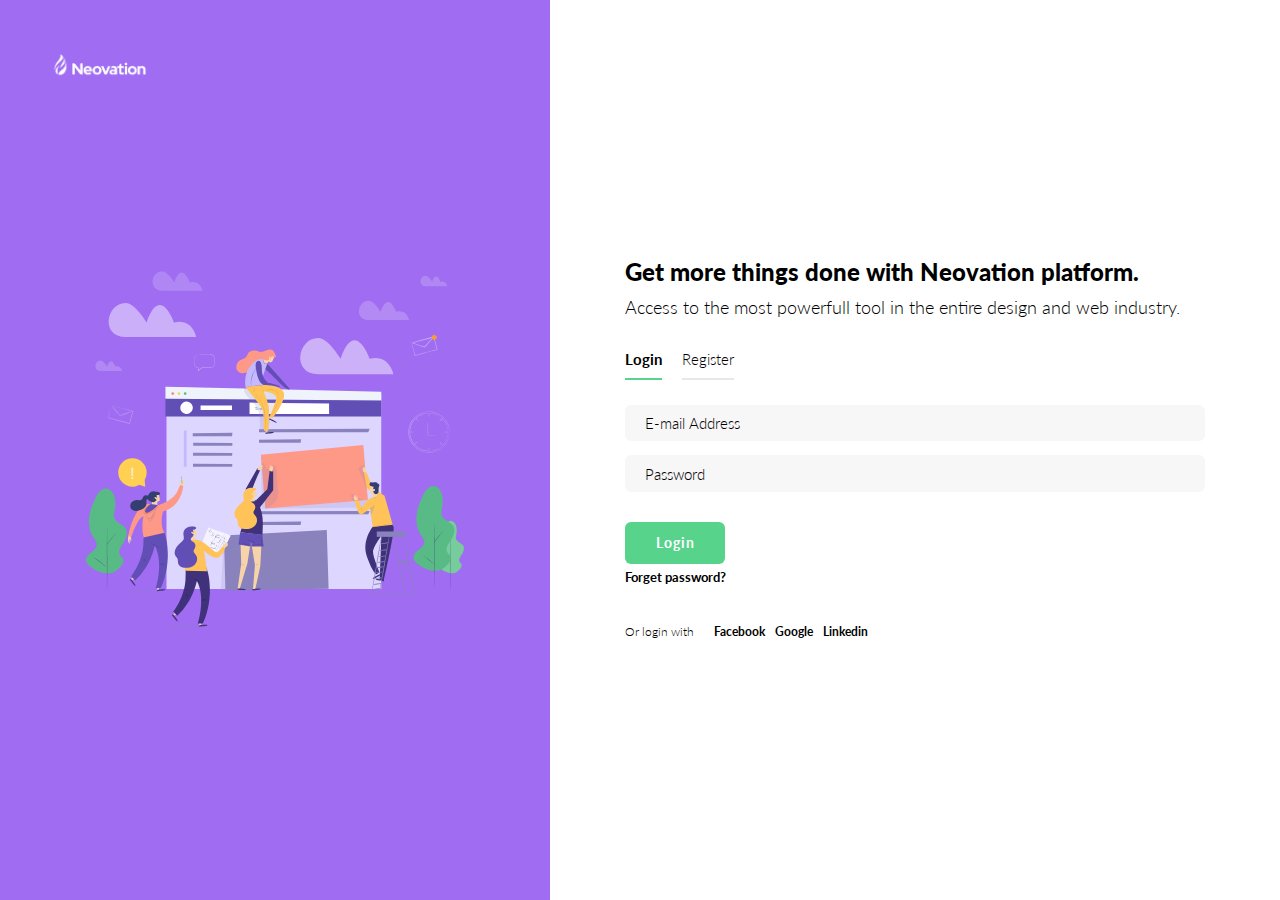
<file: index.html>
<!DOCTYPE html>
<html lang="en">
<head>
    <meta charset="UTF-8">
    <meta name="viewport" content="width=device-width, initial-scale=1.0">
    <title>Log Into your Account | Neovation Karen</title>
    <link rel="stylesheet" type="text/css" href="css/bootstrap.min.css">
    <link rel="stylesheet" type="text/css" href="css/fontawesome-all.min.css">
    <link rel="stylesheet" type="text/css" href="css/iofrm-style.css">
    <link rel="stylesheet" type="text/css" href="css/iofrm-theme7.css">
</head>
<body>
    <div class="form-body">
        <div class="website-logo">
            <a href="index.html">
                <div>
                    <img src="images/NeovationLog.webpoWhite.webp" alt="">
                </div>
            </a>
        </div>
        <div class="row">
            <div class="img-holder">
                <div class="bg"></div>
                <div class="info-holder">
                    <img src="images/graphic3.svg" alt="">
                </div>
            </div>
            <div class="form-holder">
                <div class="form-content">
                    <div class="form-items">
                        <h3>Get more things done with Neovation platform.</h3>
                        <p>Access to the most powerfull tool in the entire design and web industry.</p>
                        <div class="page-links">
                            <a href="index.html" class="active">Login</a><a href="createAccount.html">Register</a>
                        </div>
                        <form>
                            <input class="form-control" type="text" name="username" placeholder="E-mail Address" required>
                            <input class="form-control" type="password" name="password" placeholder="Password" required>
                            <div class="form-button">
                                <button id="submit" type="submit" class="ibtn">Login</button> <a href="forgotPassword.html">Forget password?</a>
                            </div>
                        </form>
                        <div class="other-links">
                            <span>Or login with</span><a href="#">Facebook</a><a href="#">Google</a><a href="#">Linkedin</a>
                        </div>
                    </div>
                </div>
            </div>
        </div>
    </div>
<script src="js/jquery.min.js"></script>
<script src="js/popper.min.js"></script>
<script src="js/bootstrap.min.js"></script>
<script src="js/main.js"></script>
</body>
</html>
</file>
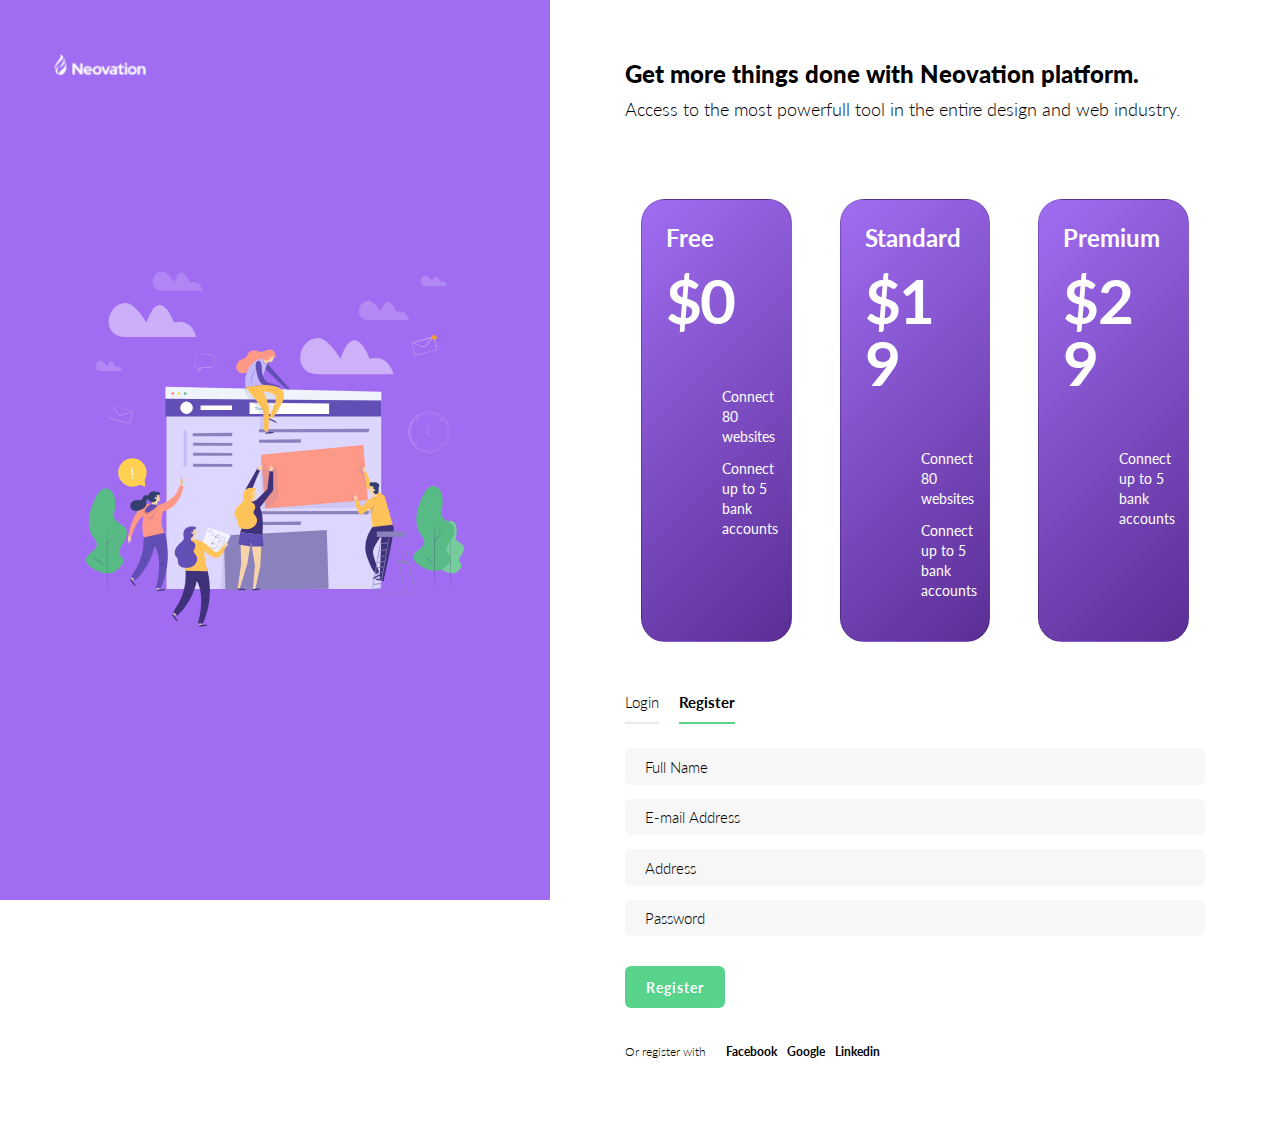
<file: createAccount.html>
<!DOCTYPE html>
<html lang="en">
<head>
    <meta charset="UTF-8">
    <meta name="viewport" content="width=device-width, initial-scale=1.0">
    <title>Create an Account | Neovation Karen</title>
    <link rel="stylesheet" type="text/css" href="css/bootstrap.min.css">
    <link rel="stylesheet" type="text/css" href="css/fontawesome-all.min.css">
    <link rel="stylesheet" type="text/css" href="css/iofrm-style.css">
    <link rel="stylesheet" type="text/css" href="css/iofrm-theme7.css">
</head>
<body>
    <div class="form-body">
        <div class="website-logo">
            <a href="index.html">
                <div>
                    <img src="images/NeovationLog.webpoWhite.webp" alt="">
                </div>
            </a>
        </div>
        <div class="row">
            <div class="img-holder">
                <div class="bg"></div>
                <div class="info-holder">
                    <img src="images/graphic3.svg" alt="">
                </div>
            </div>
            
            <div class="form-holder">
                <div class="form-content">
                  
                    <div class="form-items">
                        <h3>Get more things done with Neovation platform.</h3>
                        <p>Access to the most powerfull tool in the entire design and web industry.</p>
                        <div>
                        
                          <div style="margin-top: 4em;" class="cards-container">
                            <!--First Card-->
                            <div class="card" onclick="selectCard(this)">
                              <h1 class="title">Free</h1>
                              <h2 class="price">$0</h2>
                              <ul class="lists">
                                <li class="list">
                                  <svg xmlns="http://www.w3.org/2000/svg" fill="none" viewBox="0 0 24 24">
                                    <g stroke-width="0" id="SVGRepo_bgCarrier"></g>
                                    <g stroke-linejoin="round" stroke-linecap="round" id="SVGRepo_tracerCarrier"></g>
                                    <g id="SVGRepo_iconCarrier">
                                      <path fill="#ffffff" d="M21.5821 5.54289C21.9726 5.93342 21.9726 6.56658 21.5821 6.95711L10.2526 18.2867C9.86452 18.6747 9.23627 18.6775 8.84475 18.293L2.29929 11.8644C1.90527 11.4774 1.89956 10.8443 2.28655 10.4503C2.67354 10.0562 3.30668 10.0505 3.70071 10.4375L9.53911 16.1717L20.1679 5.54289C20.5584 5.15237 21.1916 5.15237 21.5821 5.54289Z" clip-rule="evenodd" fill-rule="evenodd"></path>
                                  </svg>
                                  <span>Connect 80 websites</span>
                                </li>
                                <li class="list">
                                  <svg xmlns="http://www.w3.org/2000/svg" fill="none" viewBox="0 0 24 24">
                                    <g stroke-width="0" id="SVGRepo_bgCarrier"></g>
                                    <g stroke-linejoin="round" stroke-linecap="round" id="SVGRepo_tracerCarrier"></g>
                                    <g id="SVGRepo_iconCarrier">
                                      <path fill="#ffffff" d="M21.5821 5.54289C21.9726 5.93342 21.9726 6.56658 21.5821 6.95711L10.2526 18.2867C9.86452 18.6747 9.23627 18.6775 8.84475 18.293L2.29929 11.8644C1.90527 11.4774 1.89956 10.8443 2.28655 10.4503C2.67354 10.0562 3.30668 10.0505 3.70071 10.4375L9.53911 16.1717L20.1679 5.54289C20.5584 5.15237 21.1916 5.15237 21.5821 5.54289Z" clip-rule="evenodd" fill-rule="evenodd"></path>
                                  </svg>
                                  <span>Connect up to 5 bank accounts</span>
                                </li>
                              </ul>
                            </div>
                        
                            <!--Second Card-->
                            <div class="card" onclick="selectCard(this)">
                              <h1 class="title">Standard</h1>
                              <h2 class="price">$19</h2>
                              <ul class="lists">
                                <li class="list">
                                  <svg xmlns="http://www.w3.org/2000/svg" fill="none" viewBox="0 0 24 24">
                                    <g stroke-width="0" id="SVGRepo_bgCarrier"></g>
                                    <g stroke-linejoin="round" stroke-linecap="round" id="SVGRepo_tracerCarrier"></g>
                                    <g id="SVGRepo_iconCarrier">
                                      <path fill="#ffffff" d="M21.5821 5.54289C21.9726 5.93342 21.9726 6.56658 21.5821 6.95711L10.2526 18.2867C9.86452 18.6747 9.23627 18.6775 8.84475 18.293L2.29929 11.8644C1.90527 11.4774 1.89956 10.8443 2.28655 10.4503C2.67354 10.0562 3.30668 10.0505 3.70071 10.4375L9.53911 16.1717L20.1679 5.54289C20.5584 5.15237 21.1916 5.15237 21.5821 5.54289Z" clip-rule="evenodd" fill-rule="evenodd"></path>
                                  </svg>
                                  <span>Connect 80 websites</span>
                                </li>
                                <li class="list">
                                  <svg xmlns="http://www.w3.org/2000/svg" fill="none" viewBox="0 0 24 24">
                                    <g stroke-width="0" id="SVGRepo_bgCarrier"></g>
                                    <g stroke-linejoin="round" stroke-linecap="round" id="SVGRepo_tracerCarrier"></g>
                                    <g id="SVGRepo_iconCarrier">
                                      <path fill="#ffffff" d="M21.5821 5.54289C21.9726 5.93342 21.9726 6.56658 21.5821 6.95711L10.2526 18.2867C9.86452 18.6747 9.23627 18.6775 8.84475 18.293L2.29929 11.8644C1.90527 11.4774 1.89956 10.8443 2.28655 10.4503C2.67354 10.0562 3.30668 10.0505 3.70071 10.4375L9.53911 16.1717L20.1679 5.54289C20.5584 5.15237 21.1916 5.15237 21.5821 5.54289Z" clip-rule="evenodd" fill-rule="evenodd"></path>
                                  </svg>
                                  <span>Connect up to 5 bank accounts</span>
                                </li>
                              </ul>
                            </div>
                        
                            <!--Third Card-->
                            <div class="card" onclick="selectCard(this)">
                              <h1 class="title">Premium</h1>
                              <h2 class="price">$29</h2>
                              <ul class="lists">
                                <li class="list">
                                  <svg xmlns="http://www.w3.org/2000/svg" fill="none" viewBox="0 0 24 24">
                                    <g stroke-width="0" id="SVGRepo_bgCarrier"></g>
                                    <g stroke-linejoin="round" stroke-linecap="round" id="SVGRepo_tracerCarrier"></g>
                                    <g id="SVGRepo_iconCarrier">
                                      <path fill="#ffffff" d="M21.5821 5.54289C21.9726 5.93342 21.9726 6.56658 21.5821 6.95711L10.2526 18.2867C9.86452 18.6747 9.23627 18.6775 8.84475 18.293L2.29929 11.8644C1.90527 11.4774 1.89956 10.8443 2.28655 10.4503C2.67354 10.0562 3.30668 10.0505 3.70071 10.4375L9.53911 16.1717L20.1679 5.54289C20.5584 5.15237 21.1916 5.15237 21.5821 5.54289Z" clip-rule="evenodd" fill-rule="evenodd"></path>
                                  </svg>
                                  <span>Connect up to 5 bank accounts</span>
                                </li>
                              </ul>
                            </div>
                          </div>
                        
                          
                        </div>

                        <div style="margin-top: 2em;" class="page-links">
                            <a href="index.html">Login</a><a href="register7.html" class="active">Register</a>
                        </div>
                        <form>
                            <input class="form-control" type="text" name="name" placeholder="Full Name" required>
                            <input class="form-control" type="email" name="email" placeholder="E-mail Address" required>
                            <input class="form-control" type="text" name="address" placeholder="Address" required>
                            <input class="form-control" type="password" name="password" placeholder="Password" required>
                            <div class="form-button">
                                <button id="submit" type="submit" class="ibtn">Register</button>
                            </div>
                        </form>
                        <div class="other-links">
                            <span>Or register with</span><a href="#">Facebook</a><a href="#">Google</a><a href="#">Linkedin</a>
                        </div>
                    </div>
                </div>
            </div>
        </div>
    </div>
<script src="js/jquery.min.js"></script>
<script src="js/popper.min.js"></script>
<script src="js/bootstrap.min.js"></script>
<script src="js/main.js"></script>
</body>
</html>
</file>
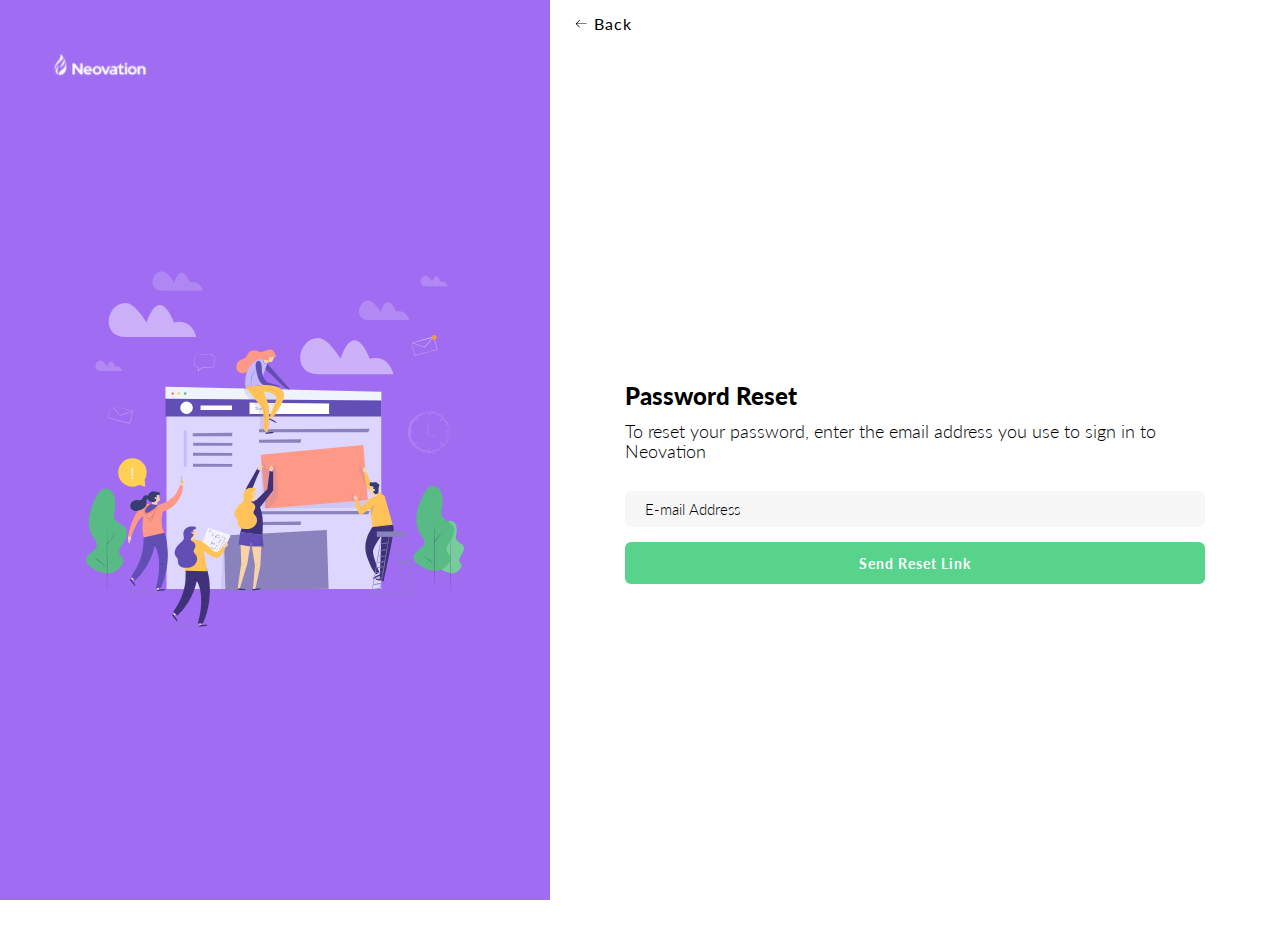
<file: forgotPassword.html>
<!DOCTYPE html>
<html lang="en">
<head>
    <meta charset="UTF-8">
    <meta name="viewport" content="width=device-width, initial-scale=1.0">
    <title>Forgot Password? | Neovation Karen</title>
    <link rel="stylesheet" type="text/css" href="css/bootstrap.min.css">
    <link rel="stylesheet" type="text/css" href="css/fontawesome-all.min.css">
    <link rel="stylesheet" type="text/css" href="css/iofrm-style.css">
    <link rel="stylesheet" type="text/css" href="css/iofrm-theme7.css">
</head>
<body>
    <div class="form-body">
        <div class="website-logo">
            <a href="index.html">
                <div>
                    <img src="images/NeovationLog.webpoWhite.webp" alt="">
                </div>
            </a>
        </div>
        <div class="row">
            <div class="img-holder">
                <div class="bg"></div>
                <div class="info-holder">
                    <img src="images/graphic3.svg" alt="">
                </div>
            </div>
            <div class="form-holder">
                <a href="index.html">
                <button >
                    <svg height="16" width="16" xmlns="http://www.w3.org/2000/svg" version="1.1" viewBox="0 0 1024 1024"><path d="M874.690416 495.52477c0 11.2973-9.168824 20.466124-20.466124 20.466124l-604.773963 0 188.083679 188.083679c7.992021 7.992021 7.992021 20.947078 0 28.939099-4.001127 3.990894-9.240455 5.996574-14.46955 5.996574-5.239328 0-10.478655-1.995447-14.479783-5.996574l-223.00912-223.00912c-3.837398-3.837398-5.996574-9.046027-5.996574-14.46955 0-5.433756 2.159176-10.632151 5.996574-14.46955l223.019353-223.029586c7.992021-7.992021 20.957311-7.992021 28.949332 0 7.992021 8.002254 7.992021 20.957311 0 28.949332l-188.073446 188.073446 604.753497 0C865.521592 475.058646 874.690416 484.217237 874.690416 495.52477z"></path></svg>
                    <span>Back</span>
                  </button>
                </a>

                <div class="form-content">
                    <div class="form-items">
                        <h3>Password Reset</h3>
                        <p>To reset your password, enter the email address you use to sign in to Neovation</p>
                        <form>
                            <input class="form-control" type="text" name="username" placeholder="E-mail Address" required>
                            <div class="form-button full-width">
                                <button id="submit" type="submit" class="ibtn btn-forget">Send Reset Link</button>
                            </div>
                        </form>
                    </div>
                    <div class="form-sent">
                        <div class="tick-holder">
                            <div class="tick-icon"></div>
                        </div>
                        <h3>Password link sent</h3>
                        <p>Please check your inbox iofrm@iofrmtemplate.io</p>
                        <div class="info-holder">
                            <span>Unsure if that email address was correct?</span> <a href="#">We can help</a>.
                        </div>
                    </div>
                </div>
            </div>
        </div>
    </div>
<script src="js/jquery.min.js"></script>
<script src="js/popper.min.js"></script>
<script src="js/bootstrap.min.js"></script>
<script src="js/main.js"></script>
</body>
</html>
</file>
<file: css/iofrm-style.css>
/*------------------------------------------------------------------
 * Theme Name: iofrm - form templates
 * Theme URI: http://www.brandio.io/envato/iofrm
 * Author: Brandio
 * Author URI: http://www.brandio.io/
 * Description: A Bootstrap Responsive HTML5 Template
 * Version: 1.0
 * Licensed under MIT (https://github.com/twbs/bootstrap/blob/master/LICENSE)
 * Bootstrap v4.1 (http://getbootstrap.com)
 * Copyright 2019 Brandio.
 -------------------------------------------------------------------*/
/*------------------------------------------------------------------
[Table of contents]

1. General Styles.
2. Responsive Styles.
-------------------------------------------------------------------*/
@import url("https://fonts.googleapis.com/css?family=Lato:100,300,400,700,900");
/* -----------------------------------
    1 - General Styles
------------------------------------*/
*, body {
    font-family: "Lato", sans-serif;
    font-weight: 400;
    -webkit-font-smoothing: antialiased;
    text-rendering: optimizeLegibility;
    -moz-osx-font-smoothing: grayscale;
}

html, body {
    height: 100%;
}

.form-body {
    background-color: #0093FF;
    height: 100%;
}

.form-body > .row {
    position: relative;
    margin-left: 0;
    margin-right: 0;
    height: 100%;
}

.website-logo {
    display: inline-block;
    position: absolute;
    z-index: 1000;
    top: 50px;
    left: 50px;
    right: initial;
    bottom: initial;
}

.website-logo img {
    width: 100px;
}

.website-logo a {
    display: inline-block;
}

.website-logo .logo {
    display: inline-block;
    background-image: url("../images/logo-light.svg");
    background-size: contain;
    background-repeat: no-repeat;
}

.website-logo .logo img {
    width: 100px;
}

.website-logo .logo img.logo-size {
    opacity: 0 !important;
}

.website-logo-inside {
    margin-bottom: 70px;
}

.website-logo-inside img {
    width: 100px;
}

.website-logo-inside a {
    display: inline-block;
}

.website-logo-inside .logo {
    display: inline-block;
    background-image: url("../images/logo-light.svg");
    background-size: contain;
    background-repeat: no-repeat;
}

.website-logo-inside .logo img {
    width: 100px;
}

.website-logo-inside .logo img.logo-size {
    opacity: 0 !important;
}

.preview-body {
    padding-top: 70px;
    padding-bottom: 70px;
    text-align: center;
}

.preview-body .web-logo {
    margin-bottom: 50px;
}

.preview-body .web-logo img {
    width: 130px;
}

.preview-body .web-title {
    font-size: 30px;
    font-weight: 300;
    color: #000;
    line-height: 35px;
    margin-bottom: 50px;
}

.preview-body .new .img-link:before {
    position: absolute;
    content: "New";
    top: 0.4rem;
    right: 0.6rem;
    font-size: 0.8rem;
    font-weight: 700;
    color: #000;
    border-radius: 0.7rem;
    background-color: #f1c408;
    z-index: 9999;
    line-height: 1rem;
    padding: 0.4rem 0.7rem;
}

.preview-body .img-link {
    position: relative;
    display: inline-block;
    width: 100%;
    margin: 20px 0;
    padding: 0 5px;
}

.preview-body .img-link img {
    width: 100%;
    border-radius: 20px;
    -webkit-box-shadow: 0 0 5px rgba(160, 163, 165, 0.38);
    box-shadow: 0 0 5px rgba(160, 163, 165, 0.38);
    -webkit-transition: all 0.5s cubic-bezier(0.34, 1.61, 0.7, 1);
    transition: all 0.5s cubic-bezier(0.34, 1.61, 0.7, 1);
}

.preview-body .img-link:hover img, .preview-body .img-link:focus img {
    -webkit-transform: scale(1.05);
    -moz-transform: scale(1.05);
    -ms-transform: scale(1.05);
    transform: scale(1.05);
    -webkit-box-shadow: 0 11px 19px rgba(160, 163, 165, 0.3);
    box-shadow: 0 11px 19px rgba(160, 163, 165, 0.3);
}

.no-mb {
    margin-bottom: 0 !important;
}

.text-black {
    color: #000 !important;
}

.img-holder {
    display: inline-block;
    position: absolute;
    top: 0;
    left: 0;
    width: 550px;
    min-height: 700px;
    height: 100%;
    overflow: hidden;
    background-color: #000000;
    padding: 60px;
    text-align: center;
    z-index: 999;
}

.img-holder .info-holder {
    position: relative;
    top: 50%;
    -webkit-transform: translateY(-50%);
    -moz-transform: translateY(-50%);
    -ms-transform: translateY(-50%);
    transform: translateY(-50%);
}

.img-holder .info-holder h3 {
    display: inline-block;
    color: #fff;
    text-align: left;
    font-size: 23px;
    font-weight: 900;
    margin-bottom: 30px;
    width: 100%;
    max-width: 378px;
    padding-right: 30px;
}

.img-holder .info-holder h2 {
    display: inline-block;
    color: #fff;
    text-align: left;
    font-size: 32px;
    font-weight: 900;
    margin-bottom: 30px;
    max-width: 378px;
}

.img-holder .info-holder h2:not(.animated) {
    width: 100%;
}

.img-holder .info-holder h2 span {
    font-size: 32px;
    font-weight: 900;
    color: #FE4777;
}

.img-holder .info-holder p {
    display: inline-block;
    color: #fff;
    text-align: left;
    font-size: 18px;
    font-weight: 300;
    line-height: 20px;
    margin-bottom: 50px;
    width: 100%;
    max-width: 378px;
    padding-right: 30px;
}

.img-holder .info-holder img {
    width: 100%;
    max-width: 378px;
}

.img-holder .info-holder img.md-size {
    max-width: 290px;
}

.img-holder .info-holder.simple-info h3 {
    padding-right: 0;
}

.img-holder .info-holder.simple-info p {
    padding-right: 0;
}

.img-holder .info-holder.simple-info img {
    max-width: 160px;
    margin-bottom: 50px;
}

.img-holder .bottom-view {
    bottom: 2rem;
    left: 0;
    position: absolute;
    width: 100%;
    text-align: center;
}

.img-holder .bg {
    position: absolute;
    opacity: 0.23;
    left: 0;
    top: 0;
    width: 100%;
    height: 100%;
    background-image: url("../images/img1.jpg");
    background-size: cover;
    background-position: center;
    z-index: -1;
}

@media (min-height: 700px) {
    .img-holder {
        position: fixed;
    }

    .website-logo {
        position: fixed;
    }
}

.container-custom-padding > .row > [class^=col] {
    padding-left: 0.4rem;
    padding-right: 0.4rem;
}

.container-custom-padding > .row > [class^=col]:first-child {
    padding-left: 0;
}

.container-custom-padding > .row > [class^=col]:last-child {
    padding-right: 0;
}

.form-holder {
    margin-left: 550px;
    width: 100%;
}

.form-holder .form-content {
    position: relative;
    text-align: center;
    display: -webkit-box;
    display: -moz-box;
    display: -ms-flexbox;
    display: -webkit-flex;
    display: flex;
    -webkit-justify-content: center;
    justify-content: center;
    -webkit-align-items: center;
    align-items: center;
    padding: 60px;
    min-height: 100%;
}

.form-holder .form-content ::-webkit-input-placeholder {
    color: #526489;
}

.form-holder .form-content :-moz-placeholder {
    color: #526489;
}

.form-holder .form-content ::-moz-placeholder {
    color: #526489;
}

.form-holder .form-content :-ms-input-placeholder {
    color: #526489;
}

.form-control:focus {
    -webkit-box-shadow: none;
    box-shadow: none;
}

.form-control ::-webkit-input-placeholder {
    color: #526489;
}

.form-control :-moz-placeholder {
    color: #526489;
}

.form-control ::-moz-placeholder {
    color: #526489;
}

.form-control :-ms-input-placeholder {
    color: #526489;
}

.form-content {
    position: relative;
    background-color: #0093FF;
}

.form-content .form-group {
    color: #fff;
    font-size: 15px;
    font-weight: 300;
}

.form-content .form-items {
    display: inline-block;
    width: 100%;
    max-width: 340px;
    text-align: left;
    -webkit-transition: all 0.4s ease;
    transition: all 0.4s ease;
}

.form-content .form-icon {
    text-align: center;
    width: 100%;
    line-height: 0;
    margin-top: calc(-42px - 35px);
    margin-bottom: 28px;
}

.form-content .form-icon .icon-holder {
    position: relative;
    display: inline-block;
    width: 85px;
    height: 85px;
    border-radius: 85px;
    background-color: #4A77F7;
    padding: 20px;
}

.form-content .form-icon .icon-holder img {
    position: absolute;
    width: 50%;
    top: 50%;
    left: 50%;
    margin-top: -23%;
    margin-left: -25%;
}

.form-content h3 {
    color: #fff;
    text-align: left;
    font-size: 24px;
    font-weight: 900;
    margin-bottom: 10px;
}

.form-content h3.form-title {
    margin-bottom: 30px;
}

.form-content h3.form-title-center {
    margin-bottom: 30px;
    text-align: center;
    font-size: 22px;
}

.form-content p {
    color: #fff;
    text-align: left;
    font-size: 18px;
    font-weight: 300;
    line-height: 20px;
    margin-bottom: 30px;
}

.form-content p.form-subtitle {
    font-size: 16px;
    margin-bottom: 15px;
}

.form-content small.error-message {
    color: lightcoral;
}

.form-content label {
    color: #fff;
    text-align: left;
    font-size: 15px;
    font-weight: 300;
    line-height: 20px;
    margin-bottom: 10px;
}

.form-content .page-links {
    margin-bottom: 34px;
}

.form-content .page-links a {
    position: relative;
    display: inline-block;
    text-decoration: none;
    color: #fff;
    font-weight: 300;
    font-size: 15px;
    margin-right: 20px;
    -webkit-transition: all 0.3s ease;
    transition: all 0.3s ease;
}

.form-content .page-links a:last-child {
    margin-right: 0;
}

.form-content .page-links a:after {
    position: absolute;
    content: "";
    width: 100%;
    height: 2px;
    left: 0;
    bottom: -10px;
    background-color: rgba(255, 255, 255, 0.5);
    -webkit-transition: all 0.3s ease;
    transition: all 0.3s ease;
}

.form-content .page-links a.active {
    font-weight: 700;
}

.form-content .page-links a.active:after {
    background-color: #fff;
}

.form-content .page-links a:hover:after, .form-content .page-links a:focus:after {
    background-color: #fff;
}

.form-content input, .form-content .dropdown-toggle.btn-default {
    width: 100%;
    padding: 9px 20px;
    text-align: left;
    border: 0;
    outline: 0;
    border-radius: 6px;
    background-color: #fff;
    font-size: 15px;
    font-weight: 300;
    color: #8D8D8D;
    -webkit-transition: all 0.3s ease;
    transition: all 0.3s ease;
    margin-bottom: 14px;
}

.form-content input:hover, .form-content input:focus, .form-content .dropdown-toggle.btn-default:hover, .form-content .dropdown-toggle.btn-default:focus {
    border: 0;
    background-color: #ebeff8;
    color: #8D8D8D;
}

.form-content textarea {
    position: static !important;
    width: 100%;
    padding: 8px 20px;
    border-radius: 6px;
    text-align: left;
    background-color: #fff;
    border: 0;
    font-size: 15px;
    font-weight: 300;
    color: #8D8D8D;
    outline: none;
    resize: none;
    height: 120px;
    -webkit-transition: none;
    transition: none;
    margin-bottom: 14px;
}

.form-content textarea:hover, .form-content textarea:focus {
    border: 0;
    background-color: #ebeff8;
    color: #8D8D8D;
}

.form-content .custom-file {
    margin-bottom: 14px;
}

.form-content .custom-file-label {
    position: absolute;
    padding: 9px 44px 9px 20px;
    white-space: nowrap;
    overflow: hidden;
    text-overflow: ellipsis;
    text-align: left;
    border: 0;
    outline: 0;
    border-radius: 6px;
    background-color: #fff;
    font-size: 15px;
    font-weight: 300;
    color: #8D8D8D;
    outline: none !important;
    -webkit-box-shadow: none !important;
    box-shadow: none !important;
    -webkit-transition: all 0.3s ease;
    transition: all 0.3s ease;
}

.form-content .custom-file-label:after {
    content: "\f382" !important;
    font-family: Font Awesome\ 5 Free;
    font-style: normal;
    font-weight: 600;
    padding: 0.475rem 0.75rem 0.375rem;
    color: #495057;
    background-color: transparent;
    border-left: 0;
    border-radius: 0;
    -webkit-transition: all 0.3s ease;
    transition: all 0.3s ease;
}

.form-content input[type=checkbox], .form-content input[type=radio] {
    width: auto;
}

.form-content input[type=checkbox]:not(:checked), .form-content input[type=checkbox]:checked, .form-content input[type=radio]:not(:checked), .form-content input[type=radio]:checked {
    position: absolute;
    left: -9999px;
}

.form-content input[type=checkbox]:not(:checked) + label, .form-content input[type=checkbox]:checked + label, .form-content input[type=radio]:not(:checked) + label, .form-content input[type=radio]:checked + label {
    position: relative;
    padding-left: 23px;
    cursor: pointer;
    display: inline;
    color: #fff;
    font-size: 15px;
    font-weight: 700;
    margin-left: 0;
    -webkit-transition: all 0.3s ease;
    transition: all 0.3s ease;
    -webkit-touch-callout: none;
    -webkit-user-select: none;
    -khtml-user-select: none;
    -moz-user-select: none;
    -ms-user-select: none;
    user-select: none;
}

.form-content input[type=checkbox]:checked + label, .form-content input[type=radio]:checked + label {
    color: #fff;
}

.form-content input[type=checkbox]:checked + label:before, .form-content input[type=radio]:checked + label:before {
    content: "";
    position: absolute;
    left: 0;
    top: 2px;
    width: 15px;
    height: 15px;
    background: #fff;
    border-radius: 50px;
    border: 0px solid #fff;
    -webkit-transition: all 0.3s ease;
    transition: all 0.3s ease;
}

.form-content input[type=checkbox]:not(:checked) + label:before, .form-content input[type=radio]:not(:checked) + label:before {
    content: "";
    position: absolute;
    left: 0;
    top: 2px;
    width: 15px;
    height: 15px;
    background: transparent;
    border-radius: 50px;
    border: 2px solid #fff;
    -webkit-transition: all 0.3s ease;
    transition: all 0.3s ease;
}

.form-content input[type=checkbox]:not(:checked) + label:after, .form-content input[type=radio]:not(:checked) + label:after {
    opacity: 0;
    -webkit-transform: scale(0);
    -moz-transform: scale(0);
    -ms-transform: scale(0);
    transform: scale(0);
}

.form-content input[type=checkbox]:disabled + label, .form-content input[type=radio]:disabled + label {
    opacity: 0.6;
}

.form-content input[type=checkbox]:checked + label:after, .form-content input[type=checkbox]:not(:checked) + label:after {
    content: "\f00c";
    font-family: "Font Awesome 5 Free";
    font-style: normal;
    font-weight: 600;
    position: absolute;
    top: 3px;
    left: 3px;
    font-size: 9px;
    color: #0093FF;
    line-height: 14px;
    -webkit-transition: all 0.2s ease;
    transition: all 0.2s ease;
}

.form-content input[type=checkbox]:checked + label:before {
    border-radius: 4px;
}

.form-content input[type=checkbox]:not(:checked) + label:before {
    border-radius: 4px;
}

.form-content input[type=radio]:checked + label:after, .form-content input[type=radio]:not(:checked) + label:after {
    content: "";
    position: absolute;
    top: 7px;
    left: 5px;
    width: 5px;
    height: 5px;
    border-radius: 20px;
    background-color: #0093FF;
    -webkit-transition: all 0.2s ease;
    transition: all 0.2s ease;
}

.form-content .custom-options {
    display: -webkit-box;
    display: -moz-box;
    display: -ms-flexbox;
    display: -webkit-flex;
    display: flex;
}

.form-content .custom-options input[type=checkbox], .form-content .custom-options input[type=radio] {
    width: auto;
}

.form-content .custom-options input[type=checkbox]:not(:checked), .form-content .custom-options input[type=checkbox]:checked, .form-content .custom-options input[type=radio]:not(:checked), .form-content .custom-options input[type=radio]:checked {
    position: absolute;
    left: -9999px;
}

.form-content .custom-options input[type=checkbox]:not(:checked) + label, .form-content .custom-options input[type=checkbox]:checked + label, .form-content .custom-options input[type=radio]:not(:checked) + label, .form-content .custom-options input[type=radio]:checked + label {
    position: relative;
    padding-left: 0;
    cursor: pointer;
    display: inline;
    color: #606060;
    background-color: #F7F7F7;
    font-size: 13px;
    font-weight: 400;
    margin-left: 0;
    border-radius: 5px;
    padding: 4px 10px;
    margin-right: 10px;
    -webkit-transition: all 0.3s ease;
    transition: all 0.3s ease;
    -webkit-touch-callout: none;
    -webkit-user-select: none;
    -khtml-user-select: none;
    -moz-user-select: none;
    -ms-user-select: none;
    user-select: none;
    flex-grow: 1;
    text-align: center;
}

.form-content .custom-options input[type=checkbox]:not(:checked) + label:last-child, .form-content .custom-options input[type=checkbox]:checked + label:last-child, .form-content .custom-options input[type=radio]:not(:checked) + label:last-child, .form-content .custom-options input[type=radio]:checked + label:last-child {
    margin-right: 0;
}

.form-content .custom-options input[type=checkbox]:not(:checked) + label:after, .form-content .custom-options input[type=checkbox]:checked + label:after, .form-content .custom-options input[type=radio]:not(:checked) + label:after, .form-content .custom-options input[type=radio]:checked + label:after {
    display: none;
}

.form-content .custom-options input[type=checkbox]:checked + label, .form-content .custom-options input[type=radio]:checked + label {
    color: #fff;
    background-color: #57D38C;
    font-weight: 400;
    -webkit-box-shadow: 0 3px 8px rgba(74, 230, 142, 0.35);
    box-shadow: 0 3px 8px rgba(74, 230, 142, 0.35);
}

.form-content .custom-options input[type=checkbox]:checked + label:before, .form-content .custom-options input[type=radio]:checked + label:before {
    display: none;
}

.form-content .custom-options input[type=checkbox]:not(:checked) + label:before, .form-content .custom-options input[type=radio]:not(:checked) + label:before {
    display: none;
}

.form-content .custom-options input[type=checkbox]:not(:checked) + label:after, .form-content .custom-options input[type=radio]:not(:checked) + label:after {
    display: none;
}

.form-content .form-button {
    margin-top: 30px;
    margin-bottom: 25px;
}

.form-content .form-button .ibtn {
    border-radius: 6px;
    border: 0;
    padding: 6px 28px;
    background-color: #fff;
    color: #29A4FF;
    font-size: 14px;
    font-weight: 700;
    text-decoration: none;
    cursor: pointer;
    margin-right: 10px;
    outline: none;
    -webkit-transition: all 0.3s ease;
    transition: all 0.3s ease;
    -webkit-box-shadow: 0 0 0 rgba(0, 0, 0, 0.16);
    box-shadow: 0 0 0 rgba(0, 0, 0, 0.16);
}

.form-content .form-button .ibtn.ibtn-full {
    width: 100%;
}

.form-content .form-button .ibtn:last-child {
    margin-right: 0;
}

.form-content .form-button .ibtn:hover, .form-content .form-button .ibtn:focus {
    -webkit-box-shadow: 0 5px 6px rgba(0, 0, 0, 0.16);
    box-shadow: 0 5px 6px rgba(0, 0, 0, 0.16);
}

.form-content .form-button .ibtn.less-padding {
    padding: 6px 15px !important;
}

.form-content .form-button .ibtn.extra-padding {
    font-size: 16px;
    padding: 10px 32px;
}

.form-content .form-button a {
    font-size: 13px;
    font-weight: 700;
    color: #fff;
}

.form-content .form-button.full-width {
    margin-top: 15px;
}

.form-content .form-button.full-width .ibtn {
    width: 100%;
}

.form-content .btn {
    border-radius: 6px;
    padding: 6px 28px;
    font-size: 14px;
    font-weight: 700;
    margin-right: 10px;
    border: 0;
}

.form-content .btn.btn-light {
    color: #B0C2D0;
}

.form-content .btn.btn-light:hover, .form-content .btn.btn-light:focus {
    color: #a0b6c6;
}

.form-content .btn :last-child {
    margin-right: 0;
}

.form-content form {
    margin-bottom: 30px;
}

.form-content .other-links span {
    font-size: 12px;
    font-weight: 300;
    color: #fff;
    margin-right: 20px;
}

.form-content .other-links a {
    font-size: 12px;
    font-weight: 700;
    color: #fff;
    margin-right: 10px;
}

.form-content .other-links a:last-child {
    margin-right: 0;
}

.form-content .other-links a i {
    display: inline-block;
    width: 25px;
    height: 25px;
    background-color: #000;
    color: #fff;
    border-radius: 25px;
    text-align: center;
    padding-top: 5px;
    font-size: 15px;
    margin: 0 5px;
    -webkit-transition: all 0.3s ease;
    transition: all 0.3s ease;
}

.form-content .other-links a i[class*=fa-twitter] {
    background-color: #00aced;
}

.form-content .other-links a i[class*=fa-facebook] {
    background-color: #3b5998;
}

.form-content .other-links a i[class*=fa-youtube] {
    background-color: #bb0000;
}

.form-content .other-links a i[class*=fa-google] {
    background-color: #dd4b39;
}

.form-content .other-links a i[class*=fa-linkedin] {
    background-color: #007bb6;
}

.form-content .other-links a i[class*=fa-instagram] {
    background-color: #517fa4;
}

.form-content .other-links a i:hover, .form-content .other-links a i:focus {
    opacity: 0.8;
}

.form-content.form-sm input, .form-content.form-sm .dropdown-toggle.btn-default {
    padding: 6px 16px;
    margin-bottom: 10px;
    font-size: 14px;
}

.form-content.form-sm textarea {
    padding: 6px 16px;
    margin-bottom: 10px;
    font-size: 14px;
}

.form-content.form-sm .form-button .ibtn {
    padding: 4px 28px;
}

.form-content.form-sm .btn {
    padding: 4px 28px;
}

.form-content .form-sent {
    position: absolute;
    text-align: center;
    opacity: 0;
    pointer-events: none;
    z-index: 1;
    -webkit-transform-origin: center center;
    -moz-transform-origin: center center;
    -ms-transform-origin: center center;
    transform-origin: center center;
    -webkit-transform: scale(0.7) translateX(200px);
    -moz-transform: scale(0.7) translateX(200px);
    -ms-transform: scale(0.7) translateX(200px);
    transform: scale(0.7) translateX(200px);
    -webkit-transition: all 0.4s ease;
    transition: all 0.4s ease;
}

.form-content .form-sent.show-it {
    opacity: 1;
    pointer-events: all;
    z-index: 2;
    -webkit-transform: scale(1) translateX(0);
    -moz-transform: scale(1) translateX(0);
    -ms-transform: scale(1) translateX(0);
    transform: scale(1) translateX(0);
}

.form-content .form-sent.show-it .tick-holder .tick-icon {
    -webkit-animation: tick-anime3 0.7s cubic-bezier(0.34, 1.61, 0.7, 1) 0s forwards;
    -moz-animation: tick-anime3 0.7s cubic-bezier(0.34, 1.61, 0.7, 1) 0s forwards;
    -ms-animation: tick-anime3 0.7s cubic-bezier(0.34, 1.61, 0.7, 1) 0s forwards;
    animation: tick-anime3 0.7s cubic-bezier(0.34, 1.61, 0.7, 1) 0s forwards;
}

.form-content .form-sent.show-it .tick-holder .tick-icon:before {
    -webkit-animation: tick-anime1 0.2s linear 0.2s forwards;
    -moz-animation: tick-anime1 0.2s linear 0.2s forwards;
    -ms-animation: tick-anime1 0.2s linear 0.2s forwards;
    animation: tick-anime1 0.2s linear 0.2s forwards;
}

.form-content .form-sent.show-it .tick-holder .tick-icon:after {
    -webkit-animation: tick-anime2 0.4s ease 0.4s forwards;
    -moz-animation: tick-anime2 0.4s ease 0.4s forwards;
    -ms-animation: tick-anime2 0.4s ease 0.4s forwards;
    animation: tick-anime2 0.4s ease 0.4s forwards;
}

.form-content .form-sent .tick-holder {
    text-align: center;
    margin-bottom: 12px;
}

.form-content .form-sent .tick-holder .tick-icon {
    position: relative;
    display: inline-block;
    width: 40px;
    height: 40px;
    border-radius: 40px;
    background-color: rgba(255, 255, 255, 0);
    -webkit-transform: rotate(35deg) scale(2);
    -moz-transform: rotate(35deg) scale(2);
    -ms-transform: rotate(35deg) scale(2);
    transform: rotate(35deg) scale(2);
    -webkit-transform-origin: center center;
    -moz-transform-origin: center center;
    -ms-transform-origin: center center;
    transform-origin: center center;
}

.form-content .form-sent .tick-holder .tick-icon:before {
    content: "";
    position: absolute;
    background-color: #fff;
    width: 10px;
    height: 2px;
    top: 28px;
    left: 14px;
    border-radius: 2px;
    -webkit-transform-origin: left center;
    -moz-transform-origin: left center;
    -ms-transform-origin: left center;
    transform-origin: left center;
    -webkit-transform: scaleX(0);
    -moz-transform: scaleX(0);
    -ms-transform: scaleX(0);
    transform: scaleX(0);
}

.form-content .form-sent .tick-holder .tick-icon:after {
    content: "";
    position: absolute;
    background-color: #fff;
    width: 2px;
    height: 20px;
    top: 9px;
    left: 22px;
    border-radius: 2px;
    -webkit-transform-origin: center bottom;
    -moz-transform-origin: center bottom;
    -ms-transform-origin: center bottom;
    transform-origin: center bottom;
    -webkit-transform: scaleY(0);
    -moz-transform: scaleY(0);
    -ms-transform: scaleY(0);
    transform: scaleY(0);
}

.form-content .form-sent h3 {
    text-align: center;
    color: #fff;
}

.form-content .form-sent p {
    text-align: center;
    color: #fff;
    font-size: 15px;
    opacity: 0.8;
    margin-bottom: 20px;
}

.form-content .form-sent .info-holder {
    font-size: 12px;
    font-weight: 700;
    color: #fff;
    border-top: 1px solid rgba(255, 255, 255, 0.5);
    padding: 10px;
    margin-top: 60px;
}

.form-content .form-sent .info-holder span {
    font-size: 12px;
    font-weight: 700;
    color: #fff;
    opacity: 0.6;
}

.form-content .form-sent .info-holder a {
    font-size: 12px;
    font-weight: 700;
    color: #fff;
    opacity: 0.9;
}

.form-content .hide-it {
    opacity: 0;
    z-index: 1;
    pointer-events: none;
    -webkit-transform-origin: center center;
    -moz-transform-origin: center center;
    -ms-transform-origin: center center;
    transform-origin: center center;
    -webkit-transform: scale(0.7) translateX(-200px);
    -moz-transform: scale(0.7) translateX(-200px);
    -ms-transform: scale(0.7) translateX(-200px);
    transform: scale(0.7) translateX(-200px);
}

.form-content .row {
    margin-right: -6px;
    margin-left: -6px;
}

.form-content .row.top-padding {
    padding-top: 30px;
}

.form-content .row.top-padding .form-button {
    margin-top: 0;
}

.form-content .row .col {
    padding-right: 6px;
    padding-left: 6px;
}

.input-with-ccicon {
    position: relative;
    display: inline-block;
    width: 100%;
}

.input-with-ccicon #ccicon {
    position: absolute;
    right: 0.6rem;
    top: 0.55rem;
    font-size: 1.6rem;
}

.input-with-ccicon #ccicon[class*=visa] {
    color: #3744a2;
}

.input-with-ccicon #ccicon[class*=amex] {
    color: #1d8bd4;
}

.input-with-ccicon #ccicon[class*=diners-club] {
    color: #1d72d4;
}

.input-with-ccicon #ccicon[class*=mastercard] {
    color: #e42613;
}

.input-with-ccicon #ccicon[class*=discover] {
    color: #ef940b;
}

.input-with-ccicon input {
    padding-right: 45px;
}

.nav-tabs {
    border-bottom: 0;
    margin-bottom: 2.2rem;
}

.nav-tabs .nav-item .nav-link {
    position: relative;
    border: 0;
    font-weight: 300;
    padding: 0.5rem 0;
    margin-right: 1.2rem;
    text-align: center;
    color: #000;
    background-color: transparent;
    -webkit-transition: all 0.3s ease;
    transition: all 0.3s ease;
}

.nav-tabs .nav-item .nav-link:before {
    content: "";
    position: absolute;
    left: 0;
    bottom: -3px;
    width: 100%;
    height: 2px;
    background-color: #DEDEDE;
    -webkit-transition: all 0.3s ease;
    transition: all 0.3s ease;
}

.nav-tabs .nav-item .nav-link.active {
    font-weight: 700;
}

.nav-tabs .nav-item .nav-link.active:before {
    height: 3px;
    background-color: #57D38C;
}

.form-subtitle {
    font-size: 19px;
    font-weight: 300;
    color: #fff;
    margin-bottom: 1rem;
}

.inline-el-holder .inline-el {
    display: inline-block;
    margin-right: 1.3rem;
}

.rad-with-details {
    margin-bottom: 1rem;
}

.rad-with-details .more-info {
    color: #fff;
    font-size: 14px;
    font-weight: 300;
    margin-top: 0.3rem;
}

.separator {
    border-top: 1px solid #C7C7C7;
    margin-top: 1rem;
    margin-bottom: 2rem;
}

input.sm-content {
    max-width: 110px;
}

.form-body.on-top .website-logo {
    position: absolute;
}

.form-body.on-top .img-holder {
    display: block;
    position: relative;
    width: 100%;
    min-height: initial;
    height: initial;
    overflow: initial;
    padding: 40px;
}

.form-body.on-top .img-holder .info-holder.simple-info h3 {
    margin-bottom: 16px;
}

.form-body.on-top .img-holder .info-holder.simple-info p {
    margin-bottom: 10px;
}

.form-body.on-top .img-holder .info-holder.simple-info img {
    margin-bottom: 20px;
}

.form-body.on-top .form-holder {
    margin-left: 0;
}

@keyframes tick-anime1 {
    0% {
        -webkit-transform: scaleX(0);
        -moz-transform: scaleX(0);
        -ms-transform: scaleX(0);
        transform: scaleX(0);
    }

    100% {
        -webkit-transform: scaleX(1);
        -moz-transform: scaleX(1);
        -ms-transform: scaleX(1);
        transform: scaleX(1);
    }
}

@keyframes tick-anime2 {
    0% {
        -webkit-transform: scaleY(0);
        -moz-transform: scaleY(0);
        -ms-transform: scaleY(0);
        transform: scaleY(0);
    }

    100% {
        -webkit-transform: scaleY(1);
        -moz-transform: scaleY(1);
        -ms-transform: scaleY(1);
        transform: scaleY(1);
    }
}

@keyframes tick-anime3 {
    0% {
        background-color: rgba(255, 255, 255, 0);
        -webkit-transform: rotate(35deg) scale(2);
        -moz-transform: rotate(35deg) scale(2);
        -ms-transform: rotate(35deg) scale(2);
        transform: rotate(35deg) scale(2);
    }

    100% {
        background-color: rgba(255, 255, 255, 0.2);
        -webkit-transform: rotate(45deg) scale(1);
        -moz-transform: rotate(45deg) scale(1);
        -ms-transform: rotate(45deg) scale(1);
        transform: rotate(45deg) scale(1);
    }
}

@keyframes c-tick-anime3 {
    0% {
        background-color: rgba(233, 253, 214, 0);
        -webkit-transform: rotate(35deg) scale(2);
        -moz-transform: rotate(35deg) scale(2);
        -ms-transform: rotate(35deg) scale(2);
        transform: rotate(35deg) scale(2);
    }

    100% {
        background-color: #E9FDD6;
        -webkit-transform: rotate(45deg) scale(1);
        -moz-transform: rotate(45deg) scale(1);
        -ms-transform: rotate(45deg) scale(1);
        transform: rotate(45deg) scale(1);
    }
}

.alert {
    position: relative;
    padding: 6px 12px;
    border: 1px solid #000;
    color: #000000;
    font-size: 13px;
    font-weight: 700;
}

.alert a, .alert a.alert-link {
    font-weight: 700;
    color: #000000;
}

.alert p {
    font-size: 13px;
    font-weight: 700;
    margin-bottom: 18px;
}

.alert.alert-primary {
    background-color: #e2f0ff;
    border-color: #3a86d6;
}

.alert.alert-primary hr {
    border-top-color: #3a86d6;
}

.alert.alert-secondary {
    background-color: #f0f0f0;
    border-color: #8e9396;
}

.alert.alert-secondary hr {
    border-top-color: #8e9396;
}

.alert.alert-success {
    background-color: #F7FFF0;
    border-color: #8CCB57;
}

.alert.alert-success hr {
    border-top-color: #8CCB57;
}

.alert.alert-danger {
    background-color: #FFFAFA;
    border-color: #F55050;
}

.alert.alert-danger hr {
    border-top-color: #F55050;
}

.alert.alert-warning {
    background-color: #fff8e1;
    border-color: #f1cb4b;
}

.alert.alert-warning hr {
    border-top-color: #f1cb4b;
}

.alert.alert-info {
    background-color: #dcedf1;
    border-color: #42bfdb;
}

.alert.alert-info hr {
    border-top-color: #42bfdb;
}

.alert.alert-light {
    background-color: #fefefe;
    border-color: #a7a4a4;
}

.alert.alert-light hr {
    border-top-color: #a7a4a4;
}

.alert.alert-dark {
    background-color: #d6d8d9;
    border-color: #525557;
}

.alert.alert-dark hr {
    border-top-color: #525557;
}

.alert.with-icon {
    padding-left: 32px;
}

.alert.with-icon[class*=alert-]:before {
    position: absolute;
    font-family: "Font Awesome 5 Free";
    font-style: normal;
    font-weight: 600;
    top: 7px;
    left: 7px;
    width: 20px;
    font-size: 12px;
    text-align: center;
}

.alert.with-icon.alert-primary:before {
    content: "\f12a";
    color: #3a86d6;
}

.alert.with-icon.alert-secondary:before {
    content: "\f12a";
    color: #8e9396;
}

.alert.with-icon.alert-success:before {
    content: "\f00c";
    color: #8CCB57;
}

.alert.with-icon.alert-danger:before {
    content: "\f071";
    color: #F55050;
}

.alert.with-icon.alert-warning:before {
    content: "\f06a";
    color: #f1cb4b;
}

.alert.with-icon.alert-info:before {
    content: "\f129";
    color: #42bfdb;
}

.alert.with-icon.alert-light:before {
    content: "\f12a";
    color: #a7a4a4;
}

.alert.with-icon.alert-dark:before {
    content: "\f12a";
    color: #525557;
}

.alert .close {
    color: #727272;
    font-size: 0.9rem;
    padding: 3px;
    outline: none;
}

.alert .close span {
    color: #727272;
}

.form-body.without-side .website-logo {
    top: 70px;
    left: 50%;
    margin-left: -50px;
    right: initial;
    bottom: initial;
    display: inline-block;
}

.form-body.without-side .website-logo-inside .logo {
    background-image: url("../images/logo-dark.svg");
}

.form-body.without-side .form-holder .form-content ::-webkit-input-placeholder {
    color: #000;
}

.form-body.without-side .form-holder .form-content :-moz-placeholder {
    color: #000;
}

.form-body.without-side .form-holder .form-content ::-moz-placeholder {
    color: #000;
}

.form-body.without-side .form-holder .form-content :-ms-input-placeholder {
    color: #000;
}

.form-body.without-side h3 {
    color: #000;
}

.form-body.without-side p {
    color: #000;
}

.form-body.without-side label {
    color: #000;
}

.form-body.without-side .img-holder {
    z-index: 0;
    width: 100%;
    overflow: hidden;
}

.form-body.without-side .img-holder .info-holder img {
    display: none;
    max-width: 534px;
    -webkit-animation: zoom-in-img 50s linear 0s infinite;
    -moz-animation: zoom-in-img 50s linear 0s infinite;
    -ms-animation: zoom-in-img 50s linear 0s infinite;
    animation: zoom-in-img 50s linear 0s infinite;
    -webkit-transform-origin: center center;
    -moz-transform-origin: center center;
    -ms-transform-origin: center center;
    transform-origin: center center;
    -webkit-transform: scale(1);
    -moz-transform: scale(1);
    -ms-transform: scale(1);
    transform: scale(1);
}

.form-body.without-side .form-holder {
    margin-left: 0;
}

.form-body.without-side .form-holder .form-content {
    background-color: transparent;
}

.form-body.without-side .form-content {
    padding: 125px 60px 60px;
    -webkit-perspective: 800px;
    -moz-perspective: 800px;
    -ms-perspective: 800px;
    perspective: 800px;
}

.form-body.without-side .form-content .form-items {
    padding: 35px 30px;
    border-radius: 10px;
    background-color: #fff;
    -webkit-box-shadow: 0 6px 15px rgba(0, 0, 0, 0.16);
    box-shadow: 0 6px 15px rgba(0, 0, 0, 0.16);
}

.form-body.without-side .form-content .form-items form {
    margin-bottom: 0;
}

.form-body.without-side .form-content .form-items .other-links {
    margin-top: 38px;
    margin-bottom: 30px;
}

.form-body.without-side .form-content .form-items .other-links .text {
    font-size: 13px;
    font-weight: 300;
    color: #000;
    margin-bottom: 15px;
}

.form-body.without-side .form-content .form-items .other-links a {
    display: inline-block;
    padding: 5px;
    border-radius: 2px;
    color: #000;
    background-color: #F7F7F7;
}

.form-body.without-side .form-content .form-items .other-links a i {
    width: 18px;
    height: 18px;
    font-size: 9px;
    margin-left: 0;
}

.form-body.without-side .form-content .form-items .page-links {
    margin-bottom: 0;
}

.form-body.without-side .form-content .form-items .page-links a {
    font-weight: 700;
}

.form-body.without-side .form-content .form-items .page-links a:after {
    bottom: -3px;
}

.form-body.without-side .form-content .page-links a {
    color: #000;
}

.form-body.without-side .form-content .page-links a:after {
    background-color: rgba(222, 222, 222, 0.7);
}

.form-body.without-side .form-content .page-links a.active:after, .form-body.without-side .form-content .page-links a:hover:after, .form-body.without-side .form-content .page-links a:focus:after {
    background-color: #0092FE;
}

.form-body.without-side .form-content input, .form-body.without-side .form-content .dropdown-toggle.btn-default {
    border: 0;
    background-color: #F7F7F7;
    color: #000000;
}

.form-body.without-side .form-content input:hover, .form-body.without-side .form-content input:focus, .form-body.without-side .form-content .dropdown-toggle.btn-default:hover, .form-body.without-side .form-content .dropdown-toggle.btn-default:focus {
    border: 0;
    background-color: #eaeaea;
    color: #000000;
}

.form-body.without-side .form-content textarea {
    background-color: #F7F7F7;
    border: 0;
    color: #000000;
}

.form-body.without-side .form-content textarea:hover, .form-body.without-side .form-content textarea:focus {
    border: 0;
    background-color: #eaeaea;
    color: #000000;
}

.form-body.without-side .form-content input[type=checkbox]:not(:checked) + label, .form-body.without-side .form-content input[type=checkbox]:checked + label, .form-body.without-side .form-content input[type=radio]:not(:checked) + label, .form-body.without-side .form-content input[type=radio]:checked + label {
    color: #000;
}

.form-body.without-side .form-content input[type=checkbox]:checked + label, .form-body.without-side .form-content input[type=radio]:checked + label {
    color: #000;
}

.form-body.without-side .form-content input[type=checkbox]:checked + label:before, .form-body.without-side .form-content input[type=radio]:checked + label:before {
    background: #000;
    border: 0px solid #000;
}

.form-body.without-side .form-content input[type=checkbox]:not(:checked) + label:before, .form-body.without-side .form-content input[type=radio]:not(:checked) + label:before {
    background: transparent;
    border: 2px solid #000;
}

.form-body.without-side .form-content input[type=checkbox]:not(:checked) + label:after, .form-body.without-side .form-content input[type=checkbox]:checked + label:after {
    color: #fff;
}

.form-body.without-side .form-content input[type=radio]:not(:checked) + label:after, .form-body.without-side .form-content input[type=radio]:checked + label:after {
    background-color: #fff;
}

.form-body.without-side .form-content .custom-options input[type=checkbox]:not(:checked) + label, .form-body.without-side .form-content .custom-options input[type=checkbox]:checked + label, .form-body.without-side .form-content .custom-options input[type=radio]:not(:checked) + label, .form-body.without-side .form-content .custom-options input[type=radio]:checked + label {
    color: #606060;
    background-color: #F7F7F7;
}

.form-body.without-side .form-content .custom-options input[type=checkbox]:checked + label, .form-body.without-side .form-content .custom-options input[type=radio]:checked + label {
    color: #fff;
    background-color: #57D38C;
    -webkit-box-shadow: 0 3px 8px rgba(74, 230, 142, 0.35);
    box-shadow: 0 3px 8px rgba(74, 230, 142, 0.35);
}

.form-body.without-side .form-content .form-button {
    margin-bottom: 0;
}

.form-body.without-side .form-content .form-button .ibtn {
    background-color: #29A4FF;
    color: #fff;
    -webkit-box-shadow: 0 0 0 rgba(0, 0, 0, 0.16);
    box-shadow: 0 0 0 rgba(0, 0, 0, 0.16);
}

.form-body.without-side .form-content .form-button .ibtn:hover, .form-body.without-side .form-content .form-button .ibtn:focus {
    -webkit-box-shadow: 0 5px 6px rgba(0, 0, 0, 0.16);
    box-shadow: 0 5px 6px rgba(0, 0, 0, 0.16);
}

.form-body.without-side .form-content .form-button a {
    font-weight: 300;
    color: #000;
}

.form-body.without-side .form-content .form-sent {
    padding: 35px 30px;
    border-radius: 10px;
    background-color: #fff;
    -webkit-box-shadow: 0 6px 15px rgba(0, 0, 0, 0.16);
    box-shadow: 0 6px 15px rgba(0, 0, 0, 0.16);
    -webkit-transform: rotateY(-180deg);
    -moz-transform: rotateY(-180deg);
    -ms-transform: rotateY(-180deg);
    transform: rotateY(-180deg);
}

.form-body.without-side .form-content .form-sent.show-it {
    -webkit-transform: rotateY(0deg);
    -moz-transform: rotateY(0deg);
    -ms-transform: rotateY(0deg);
    transform: rotateY(0deg);
}

.form-body.without-side .form-content .form-sent .tick-holder .tick-icon {
    -webkit-animation: c-tick-anime3 0.7s cubic-bezier(0.34, 1.61, 0.7, 1) 0s forwards;
    -moz-animation: c-tick-anime3 0.7s cubic-bezier(0.34, 1.61, 0.7, 1) 0s forwards;
    -ms-animation: c-tick-anime3 0.7s cubic-bezier(0.34, 1.61, 0.7, 1) 0s forwards;
    animation: c-tick-anime3 0.7s cubic-bezier(0.34, 1.61, 0.7, 1) 0s forwards;
    background-color: rgba(233, 253, 214, 0);
}

.form-body.without-side .form-content .form-sent .tick-holder .tick-icon:before {
    background-color: #8CCB57;
}

.form-body.without-side .form-content .form-sent .tick-holder .tick-icon:after {
    background-color: #8CCB57;
}

.form-body.without-side .form-content .form-sent h3 {
    color: #000;
}

.form-body.without-side .form-content .form-sent p {
    color: #000;
}

.form-body.without-side .form-content .form-sent .info-holder {
    border-top: 1px solid rgba(0, 0, 0, 0.5);
}

.form-body.without-side .form-content .form-sent .info-holder span {
    color: #000;
}

.form-body.without-side .form-content .form-sent .info-holder a {
    color: #000;
}

.form-body.without-side .form-content .hide-it {
    -webkit-transform: rotateY(180deg);
    -moz-transform: rotateY(180deg);
    -ms-transform: rotateY(180deg);
    transform: rotateY(180deg);
}

@keyframes zoom-in-img {
    0% {
        -webkit-transform: scale(1);
        -moz-transform: scale(1);
        -ms-transform: scale(1);
        transform: scale(1);
    }

    50% {
        -webkit-transform: scale(1.15);
        -moz-transform: scale(1.15);
        -ms-transform: scale(1.15);
        transform: scale(1.15);
    }

    100% {
        -webkit-transform: scale(1);
        -moz-transform: scale(1);
        -ms-transform: scale(1);
        transform: scale(1);
    }
}

.type-animation > * {
    position: relative;
    margin: 0 auto;
    white-space: nowrap;
    overflow: hidden;
}

.type-animation > *:before {
    position: absolute;
    content: "";
    bottom: 0;
    right: 0;
    -webkit-transform-origin: top right;
    -moz-transform-origin: top right;
    -ms-transform-origin: top right;
    transform-origin: top right;
    width: 1rem;
    height: 0.3rem;
    background-color: #44C97D;
    animation: caret 0.75s step-end infinite, typing-caret 1.5s steps(40, end);
    z-index: 2;
}

.type-animation > *:after {
    position: absolute;
    content: "";
    width: 0%;
    height: 100%;
    top: 0;
    right: 0;
    background-color: #2B363E;
    animation: typing 1.5s steps(40, end);
    z-index: 1;
}

@keyframes typing {
    0% {
        width: 100%;
    }

    100% {
        width: 0;
    }
}

@keyframes typing-caret {
    0% {
        right: 100%;
    }

    100% {
        right: 0;
    }
}

@keyframes caret {
    0%, 100% {
        background-color: transparent;
    }

    50% {
        background-color: #44C97D;
    }
}
/* -----------------------------------
    2 - Responsive Styles
------------------------------------*/
@media (max-width: 992px) {
    .img-holder {
        display: none;
    }

    .form-holder {
        margin-left: 0;
    }

    .form-holder .form-content {
        padding: 125px 60px 60px;
    }

    .form-body.on-top .form-holder .form-content, .form-body.on-top-mobile .form-holder .form-content {
        padding: 60px;
    }

    .website-logo {
        position: relative;
        top: 50px;
        left: 50px;
        right: initial;
        bottom: initial;
    }

    .website-logo .logo {
        background-image: url("../images/logo-light.svg");
    }

    .form-body.without-side .img-holder {
        display: inline-block;
    }

    .form-body.without-side .website-logo .logo {
        background-image: url("../images/logo-light.svg");
    }

    .form-body.without-side .form-holder .form-content {
        padding: 125px 30px 60px;
    }

    .form-body.on-top-mobile .website-logo {
        position: absolute;
    }

    .form-body.on-top-mobile .img-holder {
        display: block;
        position: relative;
        width: 100%;
        min-height: initial;
        height: initial;
        overflow: initial;
        padding: 40px;
    }

    .form-body.on-top-mobile .img-holder .info-holder.simple-info h3 {
        margin-bottom: 16px;
    }

    .form-body.on-top-mobile .img-holder .info-holder.simple-info p {
        margin-bottom: 10px;
    }

    .form-body.on-top-mobile .img-holder .info-holder.simple-info img {
        margin-bottom: 20px;
    }

    .form-body.on-top-mobile .form-holder {
        margin-left: 0;
    }
}

@media (max-width: 768px) {
    .container-custom-padding > .row > [class^=col] {
        padding-left: 0.4rem;
        padding-right: 0.4rem;
    }

    .container-custom-padding > .row > [class^=col]:first-child {
        padding-left: 0.4rem;
    }

    .container-custom-padding > .row > [class^=col]:last-child {
        padding-right: 0.4rem;
    }
}

@media (max-width: 575px) {
    .form-body.on-top .img-holder, .form-body.on-top-mobile .img-holder {
        padding: 90px 40px 40px;
    }

    .form-content .row.top-padding .form-button {
        text-align: left !important;
        margin-top: 30px;
    }
}
</file>
<file: css/iofrm-theme7.css>
/*------------------------------------------------------------------
 * Theme Name: iofrm - theme
 * Theme URI: http://www.brandio.io/envato/iofrm
 * Author: Brandio
 * Author URI: http://www.brandio.io/
 * Copyright 2019 Brandio.
 -------------------------------------------------------------------*/
/*------------------------------------------------------------------
[Table of contents]

1. General Styles.
2. Responsive Styles.
-------------------------------------------------------------------*/
/* -----------------------------------
    1 - General Styles
------------------------------------*/
body {
    background-color: #fff;
}

.form-body {
    background-color: #fff;
}

.website-logo {
    display: inline-block;
    top: 50px;
    left: 50px;
    right: initial;
    bottom: initial;
}

.website-logo img {
    width: 100px;
}

.website-logo .logo {
    background-image: url("../images/logo-light.svg");
}

.website-logo .logo img {
    width: 100px;
}

.website-logo-inside img {
    width: 100px;
}

.website-logo-inside .logo {
    background-image: url("../images/logo-light.svg");
}

.website-logo-inside .logo img {
    width: 100px;
}

.img-holder {
    width: 550px;
    background-color: #A06DF2;
}

.img-holder .info-holder h3 {
    color: #fff;
    text-align: left;
}

.img-holder .info-holder h3 span {
    color: #fff;
}

.img-holder .info-holder i {
    color: #fff;
}

.img-holder .info-holder h2 {
    color: #fff;
    text-align: left;
}

.img-holder .info-holder h2 span {
    color: #fff;
}

.img-holder .info-holder p {
    color: #fff;
    text-align: left;
}

.img-holder .bg {
    opacity: 0.23;
    background-image: none;
}

.img-holder .bottom-view {
    color: #fff;
}

.form-holder {
    margin-left: 550px;
}

.form-holder .form-content ::-webkit-input-placeholder {
    color: #000 !important;
}

.form-holder .form-content :-moz-placeholder {
    color: #000 !important;
}

.form-holder .form-content ::-moz-placeholder {
    color: #000 !important;
}

.form-holder .form-content :-ms-input-placeholder {
    color: #000 !important;
}

.form-content {
    background-color: #fff;
}

.form-content .form-group {
    color: #000;
}

.form-content .form-items {
    max-width: 580px;
    text-align: left;
}

.form-content .form-icon {
    margin-top: calc(-42px - 35px);
}

.form-content .form-icon .icon-holder {
    background-color: #4A77F7;
}

.form-content h3 {
    color: #000;
    text-align: left;
}

.form-content p {
    color: #000;
    text-align: left;
}

.form-content label {
    color: #000;
    text-align: left;
}

.form-content .page-links a {
    color: #000;
}

.form-content .page-links a:after {
    background-color: rgba(222, 222, 222, 0.7);
}

.form-content .page-links a.active:after {
    background-color: #57D38C;
}

.form-content .page-links a:hover:after, .form-content .page-links a:focus:after {
    background-color: #57D38C;
}

.form-content input, .form-content .dropdown-toggle.btn-default {
    border: 0;
    background-color: #F7F7F7;
    color: #000;
}

.form-content input:hover, .form-content input:focus, .form-content .dropdown-toggle.btn-default:hover, .form-content .dropdown-toggle.btn-default:focus {
    border: 0;
    background-color: #eaeaea;
    color: #000;
}

.form-content textarea {
    border: 0;
    background-color: #F7F7F7;
    color: #000;
}

.form-content textarea:hover, .form-content textarea:focus {
    border: 0;
    background-color: #eaeaea;
    color: #000;
}

.form-content .custom-file-label {
    border: 0;
    background-color: #F7F7F7;
    color: #000;
}

.form-content .custom-file-label:after {
    color: #0093FF;
}

.form-content .custom-file:hover .custom-file-label, .form-content .custom-file:focus .custom-file-label {
    border: 0;
    background-color: #eaeaea;
    color: #000;
}

.form-content input[type=checkbox]:not(:checked) + label, .form-content input[type=checkbox]:checked + label, .form-content input[type=radio]:not(:checked) + label, .form-content input[type=radio]:checked + label {
    color: #000;
    font-weight: 700;
}

.form-content input[type=checkbox]:checked + label, .form-content input[type=radio]:checked + label {
    color: #000;
}

.form-content input[type=checkbox]:checked + label:before, .form-content input[type=radio]:checked + label:before {
    background: #000;
    border: 0px solid #000;
}

.form-content input[type=checkbox]:not(:checked) + label:before, .form-content input[type=radio]:not(:checked) + label:before {
    background: transparent;
    border: 2px solid #000;
}

.form-content input[type=checkbox]:not(:checked) + label:after, .form-content input[type=checkbox]:checked + label:after {
    color: #fff;
}

.form-content input[type=radio]:not(:checked) + label:after, .form-content input[type=radio]:checked + label:after {
    background-color: #fff;
}

.form-content .custom-options input[type=checkbox]:not(:checked) + label, .form-content .custom-options input[type=checkbox]:checked + label, .form-content .custom-options input[type=radio]:not(:checked) + label, .form-content .custom-options input[type=radio]:checked + label {
    color: #606060;
    background-color: #F7F7F7;
}

.form-content .custom-options input[type=checkbox]:checked + label, .form-content .custom-options input[type=radio]:checked + label {
    color: #fff;
    background-color: #57D38C;
    -webkit-box-shadow: 0 3px 8px rgba(74, 230, 142, 0.35);
    box-shadow: 0 3px 8px rgba(74, 230, 142, 0.35);
}

.form-content .form-button .ibtn {
    background-color: #57D38C;
    color: #fff;
    -webkit-box-shadow: 0 0 0 #C5FCDC;
    box-shadow: 0 0 0 #C5FCDC;
}

.form-content .form-button .ibtn:hover, .form-content .form-button .ibtn:focus {
    background-color: #57D38C;
    color: #fff;
    -webkit-box-shadow: 0 5px 6px #C5FCDC;
    box-shadow: 0 5px 6px #C5FCDC;
}

.form-content .form-button a {
    color: #000;
}

.form-content .other-links span {
    color: #000;
}

.form-content .other-links a {
    color: #000;
}

.form-content .form-sent .tick-holder .tick-icon {
    background-color: rgba(233, 253, 214, 0);
}

.form-content .form-sent .tick-holder .tick-icon:before {
    background-color: #8CCB57;
}

.form-content .form-sent .tick-holder .tick-icon:after {
    background-color: #8CCB57;
}

.form-content .form-sent h3 {
    color: #000;
}

.form-content .form-sent p {
    color: #000;
}

.form-content .form-sent .info-holder {
    color: #000;
    border-top: 1px solid rgba(0, 0, 0, 0.5);
}

.form-content .form-sent .info-holder span {
    color: #000;
}

.form-content .form-sent .info-holder a {
    color: #000;
}

@keyframes tick-anime3 {
    0% {
        background-color: rgba(233, 253, 214, 0);
        -webkit-transform: rotate(35deg) scale(2);
        -moz-transform: rotate(35deg) scale(2);
        -ms-transform: rotate(35deg) scale(2);
        transform: rotate(35deg) scale(2);
    }

    100% {
        background-color: #E9FDD6;
        -webkit-transform: rotate(45deg) scale(1);
        -moz-transform: rotate(45deg) scale(1);
        -ms-transform: rotate(45deg) scale(1);
        transform: rotate(45deg) scale(1);
    }
}

.alert {
    color: #000;
}

.alert.alert-primary {
    background-color: #e2f0ff;
    border-color: #3a86d6;
}

.alert.alert-primary hr {
    border-top-color: #3a86d6;
}

.alert.alert-secondary {
    background-color: #f0f0f0;
    border-color: #8e9396;
}

.alert.alert-secondary hr {
    border-top-color: #8e9396;
}

.alert.alert-success {
    background-color: #F7FFF0;
    border-color: #8CCB57;
}

.alert.alert-success hr {
    border-top-color: #8CCB57;
}

.alert.alert-danger {
    background-color: #FFFAFA;
    border-color: #F55050;
}

.alert.alert-danger hr {
    border-top-color: #F55050;
}

.alert.alert-warning {
    background-color: #fff8e1;
    border-color: #f1cb4b;
}

.alert.alert-warning hr {
    border-top-color: #f1cb4b;
}

.alert.alert-info {
    background-color: #dcedf1;
    border-color: #42bfdb;
}

.alert.alert-info hr {
    border-top-color: #42bfdb;
}

.alert.alert-light {
    background-color: #fefefe;
    border-color: #a7a4a4;
}

.alert.alert-light hr {
    border-top-color: #a7a4a4;
}

.alert.alert-dark {
    background-color: #d6d8d9;
    border-color: #525557;
}

.alert.alert-dark hr {
    border-top-color: #525557;
}

.alert.with-icon.alert-primary:before {
    color: #3a86d6;
}

.alert.with-icon.alert-secondary:before {
    color: #8e9396;
}

.alert.with-icon.alert-success:before {
    color: #8CCB57;
}

.alert.with-icon.alert-danger:before {
    color: #F55050;
}

.alert.with-icon.alert-warning:before {
    color: #f1cb4b;
}

.alert.with-icon.alert-info:before {
    color: #42bfdb;
}

.alert.with-icon.alert-light:before {
    color: #a7a4a4;
}

.alert.with-icon.alert-dark:before {
    color: #525557;
}

.alert a, .alert a.alert-link {
    color: #000;
}

.alert .close {
    color: #727272;
}

.alert .close span {
    color: #727272;
}

.form-subtitle {
    color: #000;
}

.rad-with-details .more-info {
    color: #000;
}

.form-body.without-side h3 {
    color: #000;
}

.form-body.without-side p {
    color: #000;
}

.form-body.without-side label {
    color: #000;
}

.form-body.without-side .img-holder .info-holder img {
    display: inline-block;
}

.form-body.without-side .form-content .form-items {
    padding: 35px 30px;
    background-color: #fff;
}

.form-body.without-side .form-content .form-items .other-links .text {
    color: #000;
}

.form-body.without-side .form-content .form-items .other-links a {
    color: #000;
    background-color: #F7F7F7;
}

.form-body.without-side .form-content .page-links a {
    color: #000;
}

.form-body.without-side .form-content .page-links a:after {
    background-color: rgba(222, 222, 222, 0.7);
}

.form-body.without-side .form-content .page-links a.active:after {
    background-color: #57D38C;
}

.form-body.without-side .form-content .page-links a:hover:after, .form-body.without-side .form-content .page-links a:focus:after {
    background-color: #57D38C;
}

.form-body.without-side .form-content input, .form-body.without-side .form-content .dropdown-toggle.btn-default {
    border: 0;
    background-color: #F7F7F7;
    color: #000;
}

.form-body.without-side .form-content input:hover, .form-body.without-side .form-content input:focus, .form-body.without-side .form-content .dropdown-toggle.btn-default:hover, .form-body.without-side .form-content .dropdown-toggle.btn-default:focus {
    border: 0;
    background-color: #F7F7F7;
    color: #000;
}

.form-body.without-side .form-content .form-button .ibtn {
    background-color: #57D38C;
    color: #fff;
    -webkit-box-shadow: 0 0 0 #C5FCDC;
    box-shadow: 0 0 0 #C5FCDC;
}

.form-body.without-side .form-content .form-button .ibtn:hover, .form-body.without-side .form-content .form-button .ibtn:focus {
    -webkit-box-shadow: 0 5px 6px #C5FCDC;
    box-shadow: 0 5px 6px #C5FCDC;
}

.form-body.without-side .form-content .form-button a {
    color: #000;
}

.type-animation > *:before {
    background-color: #fff;
}

.type-animation > *:after {
    background-color: #A06DF2;
}

@keyframes caret {
    0%, 100% {
        background-color: transparent;
    }

    50% {
        background-color: #fff;
    }
}
/* -----------------------------------
    2 - Responsive Styles
------------------------------------*/
@media (max-width: 992px) {
    .form-holder {
        margin-left: 0;
    }

    .website-logo {
        top: 50px;
        left: 50px;
        right: initial;
        bottom: initial;
    }

    .website-logo .logo {
        background-image: url("../images/logo-dark2.svg");
    }

    .form-body.without-side .website-logo .logo {
        background-image: url("../images/logo-light.svg");
    }
}

/* Card */
.card {
    max-width: 190px;
    display: flex;
    flex-direction: column;
    border-radius: 1.5rem;
    background: linear-gradient(135deg, #A06DF2, #5B2E95);
    padding: 1.5rem;
    margin: 1rem;
    color: white;
    text-align: start;
    cursor: pointer;
    transition: transform 0.3s ease-in-out;
  }
  
  .card:hover {
    transform: scale(1.05);
  }
  
  .card.selected {
    border: 5px solid #e9c45e;
  }
  
  .cards-container {
    display: grid;
    gap: 1rem;
  }
  
  @media (min-width: 581px) {
    .cards-container {
      grid-template-columns: repeat(3, 1fr);
    }
  }
  
  @media (max-width: 580px) {
    .cards-container {
      grid-template-columns: 1fr 1fr;
    }
  
    .cards-container .card:nth-child(3) {
      grid-column: span 2;
      justify-self: center;
    }
  }
  
  .title {
    font-size: 1.5rem;
    font-weight: bold;
    color: white;
    margin-bottom: 1rem;
  }
  
  .price {
    font-size: 3.9rem;
    line-height: 1;
    font-weight: bold;
    letter-spacing: -0.025em;
    color: white;
    margin-bottom: 1rem;
  }
  
  .lists {
    margin-top: 2.5rem;
    display: flex;
    flex-direction: column;
    gap: 0.75rem;
    font-size: 0.875rem;
    line-height: 1.25rem;
  }
  
  .list {
    display: flex;
    align-items: center;
  }
  
  .list svg {
    height: 1rem;
    width: 1rem;
  }
  
  .list span {
    margin-left: 1rem;
  }
  
  .action {
    margin-top: 2rem;
    width: 100%;
    border: 2px solid rgba(255, 255, 255, 1);
    border-radius: 9999px;
    background-color: rgba(255, 255, 255, 1);
    padding: 0.625rem 1.5rem;
    text-align: center;
    font-size: 0.875rem;
    line-height: 1.25rem;
    color: rgba(0, 0, 0, 1);
    outline: none;
    transition: all 0.2s ease;
  }
  
  .action:hover {
    color: rgba(255, 255, 255, 1);
    background-color: transparent;
  }
  
  /* Back Button */

button {
    display: flex;
    height: 3em;
    width: 100px;
    align-items: center;
    justify-content: center;
    background-color: #eeeeee4b;
    border-radius: 3px;
    letter-spacing: 1px;
    transition: all 0.2s linear;
    cursor: pointer;
    border: none;
    background: #fff;
   }
   
   button > svg {
    margin-right: 5px;
    margin-left: 5px;
    font-size: 20px;
    transition: all 0.4s ease-in;
   }
   
   button:hover > svg {
    font-size: 1.2em;
    transform: translateX(-5px);
   }
   
   button:hover {
    transform: translateX(-2px);
    color:#A06DF2 ;
   }
</file>
